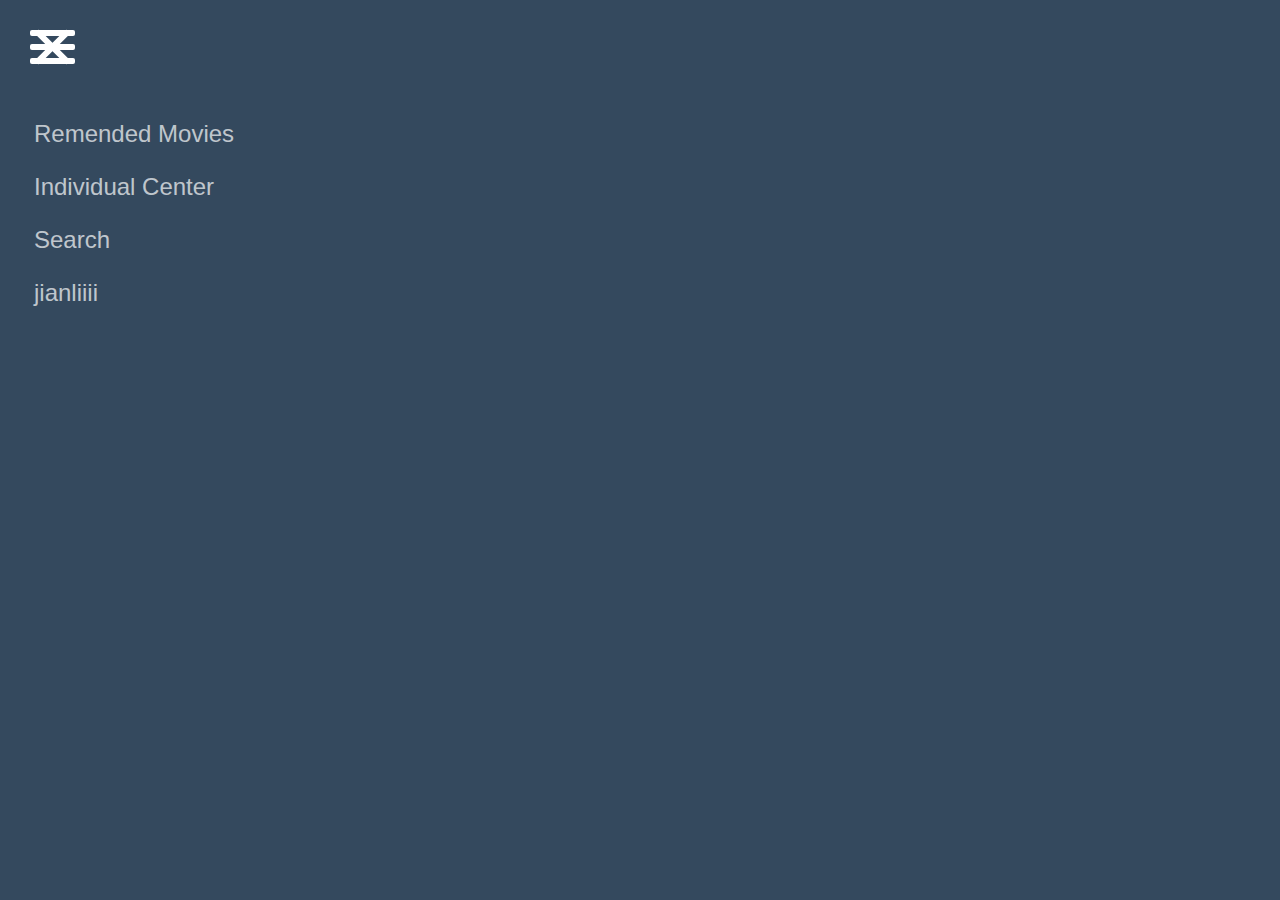
<file: index.html>
<!DOCTYPE html>
<html lang="en">

<head>
  <meta charset="UTF-8">
  <title></title>
  <script src="js/jquery.js"></script>
  <link rel="stylesheet" href="css/home.css">
</head>

<body>
  <div id="paper-back">
    <nav>
      <div class="close"></div>
      <a href="jingxuan.html">Remended Movies</a><a href="me.html">Individual Center</a> <a
        href="sort.html">Search</a><a href="jianli.html">jianliiii</a>
    </nav>
  </div>
  <div id="paper-window">
    <div id="paper-front">
      <!--<div><video src="images/1月24日 (1)(1).mp4" controls autoplay="autoplay" type="video/mp4" width="1750px"></video> -->
    </div>
    <div class="hamburger"><span></span></div>
    <div id="container">
      <section></section>
      <section></section>
      <section></section>
    </div>
  </div>
  </div>
  <script>
    var paperMenu = {
      $window: $('#paper-window'),
      $paperFront: $('#paper-front'),
      $hamburger: $('.hamburger'),
      offset: 1800,
      pageHeight: $('#paper-front').outerHeight(),

      open: function () {
        this.$window.addClass('tilt');
        this.$hamburger.off('click');
        $('#container, .hamburger').on('click', this.close.bind(this));
        this.hamburgerFix(true);
        console.log('opening...');
      },
      close: function () {
        this.$window.removeClass('tilt');
        $('#container, .hamburger').off('click');
        this.$hamburger.on('click', this.open.bind(this));
        this.hamburgerFix(false);
        console.log('closing...');
      },
      updateTransformOrigin: function () {
        scrollTop = this.$window.scrollTop();
        equation = (scrollTop + this.offset) / this.pageHeight * 100;
        this.$paperFront.css('transform-origin', 'center ' + equation + '%');
      },

      hamburgerFix: function (opening) {
        if (opening) {
          $('.hamburger').css({
            position: 'absolute',
            top: this.$window.scrollTop() + 30 + 'px'
          });
        } else {
          setTimeout(function () {
            $('.hamburger').css({
              position: 'fixed',
              top: '30px'
            });
          }, 300);
        }
      },
      bindEvents: function () {
        this.$hamburger.on('click', this.open.bind(this));
        $('.close').on('click', this.close.bind(this));
        this.$window.on('scroll', this.updateTransformOrigin.bind(this));
      },
      init: function () {
        this.bindEvents();
        this.updateTransformOrigin();
      },
    };
    paperMenu.init();


  </script>
</body>

</html>
</file>
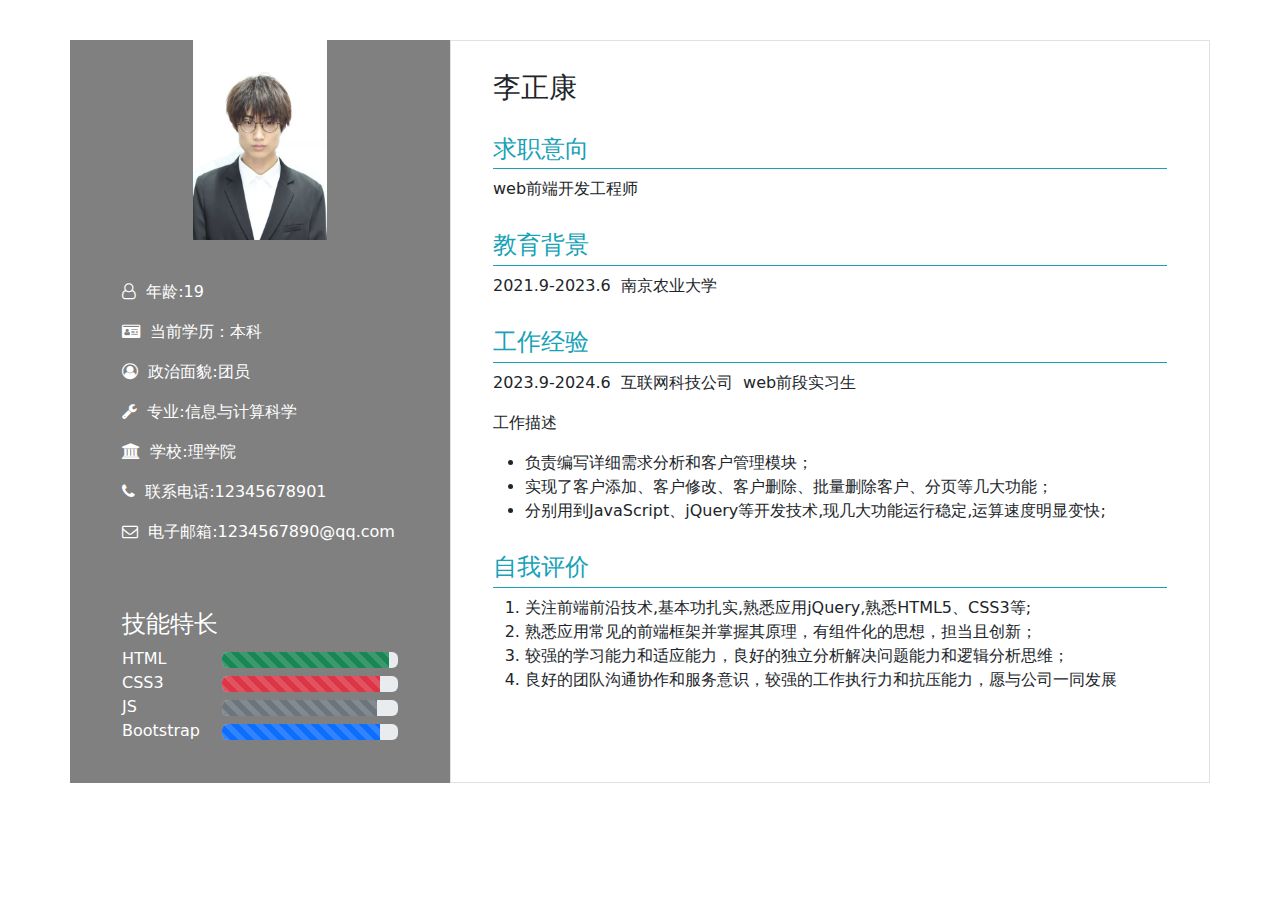
<file: jianli.html>
<!DOCTYPE html>
<html>
 
<head>
	<meta charset="UTF-8">
	<title></title>
	<meta name="viewport"
		content="width=device-width,initial-scale=1,minimum-scale=1,maximum-scale=1,user-scalable=no" />
	<link rel="stylesheet" type="text/css" href="css/bootstrap.css" />
	<link rel="stylesheet" type="text/css" href="css/font-awesome-4.7.0/css/font-awesome.min.css" />
	<style>
		.lbox {
			margin: 30px;
			padding: 10px;
		}
 
		.lbox.row {
			padding: 8px 0px;
		}
 
		.progress {
			margin-top: 5px;
		}
 
		.rbox {
			margin: 30px;
		}
 
		.rbox h4 {
			padding-bottom: 5px;
			color: #17a2b8;
			border-bottom: 1px solid #17a2b8;
		}
        #me{
            height: 200px;
        }
        .col-sm-4{
            background: gray;
        }
	</style>
</head>
 
<body>
	<div style="height:40px;"></div>
	<div class="container">
		<div class="row">
			<div class="col-sm-4 text-white left">
				<div class="lbok">
					<img  id = "me" src="images/微信图片_20221206202010(1).jpg" class="img-fluid d-block m-auto" />
				</div>
				<div class="lbox">
					<p><i class="fa fa-user-o"></i>&nbsp;&nbsp;年龄:19</p>
					<p><i class="fa fa-id-card"></i>&nbsp;&nbsp;当前学历：本科</p>
					<p><i class="fa fa-user-circle-o"></i>&nbsp;&nbsp;政治面貌:团员</p>
					<p><i class="fa fa-wrench"></i>&nbsp;&nbsp;专业:信息与计算科学</p>
					<p><i class="fa fa-university"></i>&nbsp;&nbsp;学校:理学院</p>
					<p><i class="fa fa-phone"></i>&nbsp;&nbsp;联系电话:12345678901</p>
					<p><i class="fa fa-envelope-o"></i>&nbsp;&nbsp;电子邮箱:1234567890@qq.com</p>
				</div>
				<div class="lbox">
					<h4>技能特长</h4>
					<div class="row">
						<div class="col-sm-4">
							<span>HTML</span>
						</div>
						<div class="col-sm-8">
							<div class="progress">
								<div class="progress-bar progress-bar-striped bg-success progress-bar-animated"
									style="width: 95%;">
								</div>
							</div>
						</div>
					</div>
					<div class="row">
						<div class="col-sm-4">
							<span>CSS3</span>
						</div>
						<div class="col-sm-8">
							<div class="progress">
								<div class="progress-bar progress-bar-striped bg-danger progress-bar-animated"
									style="width: 90%;">
								</div>
							</div>
						</div>
					</div>
					<div class="row">
						<div class="col-sm-4">
							<span>JS</span>
						</div>
						<div class="col-sm-8">
							<div class="progress">
								<div class="progress-bar progress-bar-striped bg-secondary progress-bar-animated"
									style="width: 88%;">
								</div>
							</div>
						</div>
					</div>
					<div class="row">
						<div class="col-sm-4">
							<span>Bootstrap</span>
						</div>
						<div class="col-sm-8">
							<div class="progress">
								<div class="progress-bar progress-bar-striped bg-primary progress-bar-animated"
									style="width: 90%;">
								</div>
							</div>
						</div>
					</div>
				</div>
			</div>
			<div class="col-sm-8 border right">
				<div class="rbox">
					<h3>李正康</h3>
				</div>
				<div class="rbox">
					<h4>求职意向</h4>
					<p>web前端开发工程师</p>
				</div>
				<div class="rbox">
					<h4>教育背景</h4>
					<p>2021.9-2023.6&nbsp;&nbsp;南京农业大学</p>
				</div>
				<div class="rbox">
					<h4>工作经验</h4>
					<p>2023.9-2024.6&nbsp;&nbsp;互联网科技公司&nbsp;&nbsp;web前段实习生</p>
					<p></p>
					<p>工作描述</p>
					<ul>
						<li>负责编写详细需求分析和客户管理模块；</li>
						<li>实现了客户添加、客户修改、客户删除、批量删除客户、分页等几大功能；</li>
						<li>分别用到JavaScript、jQuery等开发技术,现几大功能运行稳定,运算速度明显变快;</li>
					</ul>
				</div>
				<div class="rbox">
					<h4>自我评价</h4>
					<ol>
						<li>关注前端前沿技术,基本功扎实,熟悉应用jQuery,熟悉HTML5、CSS3等;</li>
						<li>熟悉应用常见的前端框架并掌握其原理，有组件化的思想，担当且创新；</li>
						<li>较强的学习能力和适应能力，良好的独立分析解决问题能力和逻辑分析思维；</li>
						<li>良好的团队沟通协作和服务意识，较强的工作执行力和抗压能力，愿与公司一同发展</li>
					</ol>
				</div>
			</div>
		</div>
	</div>
</body>
 
</html>
</file>
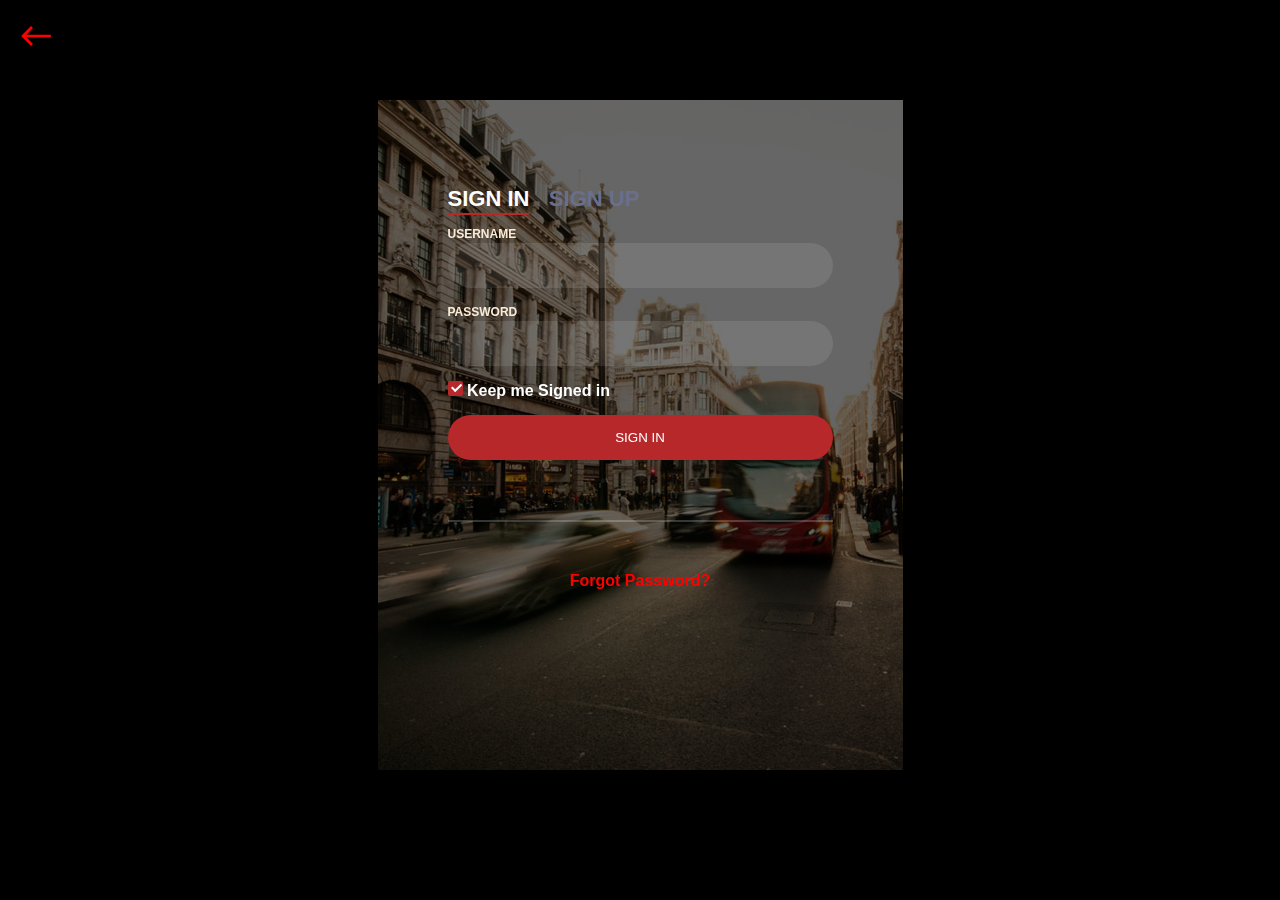
<file: me.html>
<!doctype html>
<html lang="zh">
<head>
	<meta charset="UTF-8">
	<meta http-equiv="X-UA-Compatible" content="IE=edge,chrome=1"> 
	<meta name="viewport" content="width=device-width, initial-scale=1.0">
	<title></title>
	<link rel="stylesheet" href="css/me.css">
</head>
<body>
	<svg class="hidden">
        <defs>
            <symbol id="icon-arrow" viewBox="0 0 24 24">
                <polygon points="6.3,12.8 20.9,12.8 20.9,11.2 6.3,11.2 10.2,7.2 9,6 3.1,12 9,18 10.2,16.8 "/>
            </symbol>
        </defs>
    </svg>
	<div class="codrops-links">
		<a class="codrops-icon codrops-icon--prev" href="index.html"><svg class="icon icon--arrow"><use xlink:href="#icon-arrow"></use></svg></a>
</div>
	<div class="htmleaf-container">
		<div class="login-wrap">
			<div class="login-html">
				<input id="tab-1" type="radio" name="tab" class="sign-in" checked><label for="tab-1" class="tab">Sign In</label>
				<input id="tab-2" type="radio" name="tab" class="sign-up"><label for="tab-2" class="tab">Sign Up</label>
				<div class="login-form">
					<div class="sign-in-htm">
						<div class="group">
							<label for="user" class="label">Username</label>
							<input id="user" type="text" class="input">
						</div>
						<div class="group">
							<label for="pass" class="label">Password</label>
							<input id="pass" type="password" class="input" data-type="password">
						</div>
						<div class="group">
							<input id="check" type="checkbox" class="check" checked>
							<label for="check"><span class="icon"></span> Keep me Signed in</label>
						</div>
						<div class="group">
							<a href="meme.html"><input type="submit" class="button" value="Sign In"></a>
						</div>
						<div class="hr"></div>
						<div class="foot-lnk">
							<a href="#forgot">Forgot Password?</a>
						</div>
					</div>
					<div class="sign-up-htm">
						<div class="group">
							<label for="user" class="label">Username</label>
							<input id="user" type="text" class="input">
						</div>
						<div class="group">
							<label for="pass" class="label">Password</label>
							<input id="pass" type="password" class="input" data-type="password">
						</div>
						<div class="group">
							<label for="pass" class="label">Repeat Password</label>
							<input id="pass" type="password" class="input" data-type="password">
						</div>
						<div class="group">
							<label for="pass" class="label">Email Address</label>
							<input id="pass" type="text" class="input">
						</div>
						<div class="group">
							<input type="submit" class="button" value="Sign Up">
						</div>
						<div class="hr"></div>
						<div class="foot-lnk">
							<label for="tab-1">Already Member?</a>
						</div>
					</div>
				</div>
			</div>
		</div>
	</div>
	
</body>
</html>
</file>
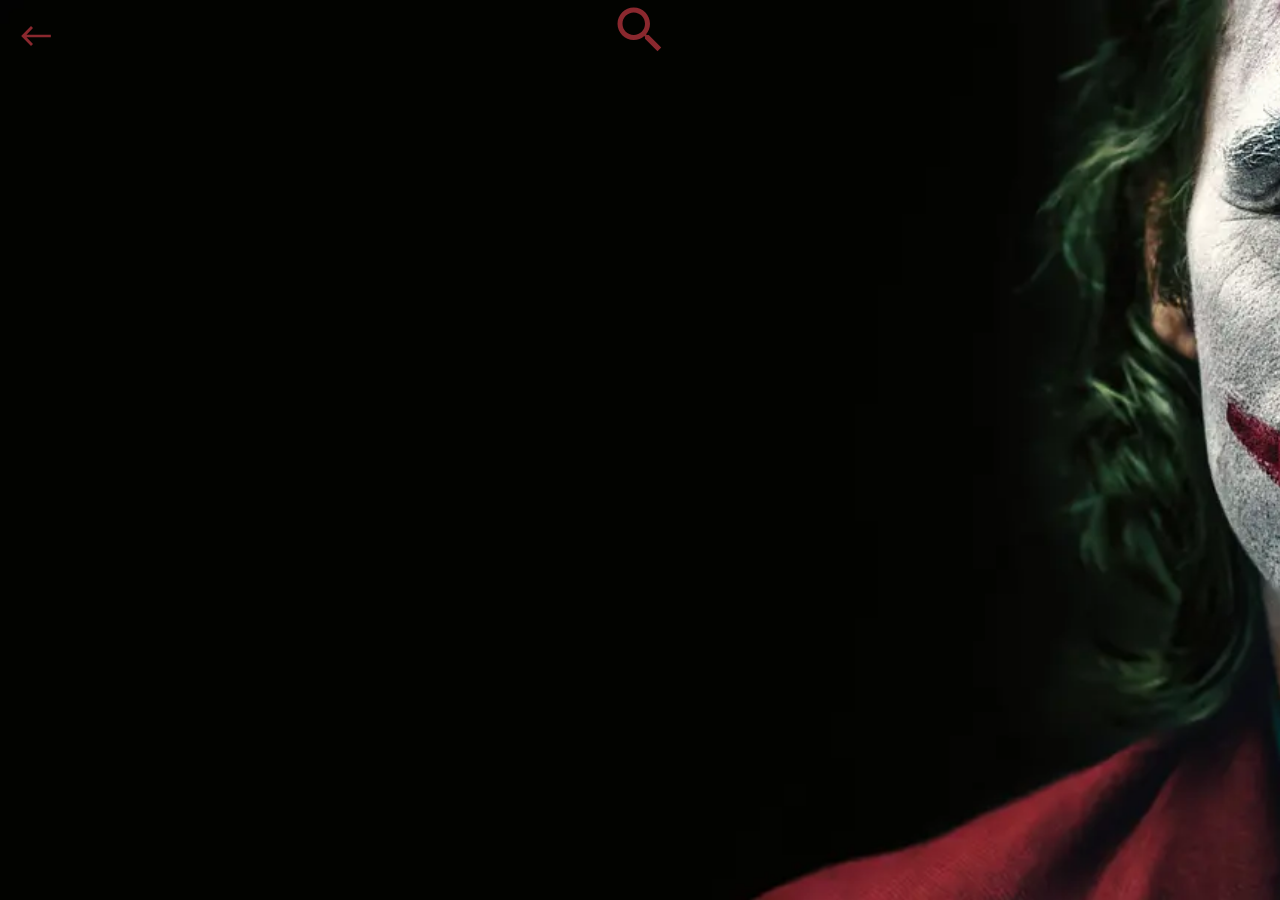
<file: sort.html>
<!DOCTYPE html>
<html lang="en" class="no-js">
	<head>
		<meta charset="UTF-8" />
		<meta http-equiv="X-UA-Compatible" content="IE=edge">
		<meta name="viewport" content="width=device-width, initial-scale=1">
		<title></title>
		<link href="https://fonts.googleapis.com/css?family=Inconsolata:400,700" rel="stylesheet">
        <link rel="stylesheet" href="css/sort.css">
		<script>document.documentElement.className = 'js';</script>
	</head>
	<body class="demo-3">
		<svg class="hidden">
			<defs>
                <symbol id="icon-arrow" viewBox="0 0 24 24">
					<title>arrow</title>
					<polygon points="6.3,12.8 20.9,12.8 20.9,11.2 6.3,11.2 10.2,7.2 9,6 3.1,12 9,18 10.2,16.8 "/>
				</symbol>
				<symbol id="icon-search" viewBox="0 0 24 24">
					<title>search</title>
					<path d="M15.5 14h-.79l-.28-.27C15.41 12.59 16 11.11 16 9.5 16 5.91 13.09 3 9.5 3S3 5.91 3 9.5 5.91 16 9.5 16c1.61 0 3.09-.59 4.23-1.57l.27.28v.79l5 4.99L20.49 19l-4.99-5zm-6 0C7.01 14 5 11.99 5 9.5S7.01 5 9.5 5 14 7.01 14 9.5 11.99 14 9.5 14z"/>
				</symbol>
				<symbol id="icon-cross" viewBox="0 0 24 24">
					<title>cross</title>
					<path d="M19 6.41L17.59 5 12 10.59 6.41 5 5 6.41 10.59 12 5 17.59 6.41 19 12 13.41 17.59 19 19 17.59 13.41 12z"/>
				</symbol>
			</defs>
		</svg>
		<main class="main-wrap">
            <div class="codrops-links">
					<a class="codrops-icon codrops-icon--prev" href="index.html"><svg class="icon icon--arrow"><use xlink:href="#icon-arrow"></use></svg></a>
				</div>
				<div class="search-wrap">
					<button id="btn-search" class="btn btn--search"><svg class="icon icon--search"><use xlink:href="#icon-search"></use></svg></button>
				</div>
		</main>
		<div class="search">
			<button id="btn-search-close" class="btn btn--search-close" aria-label="Close search form"><svg class="icon icon--cross"><use xlink:href="#icon-cross"></use></svg></button>
			<form class="search__form" action="">
				<input class="search__input" name="search" type="search" placeholder="Search" autocomplete="off" autocorrect="off" autocapitalize="off" spellcheck="false" />
				<span class="search__info">Hit enter to search or ESC to close</span>
			</form>
		</div>
		<script src="js/sort.js"></script>
	</body>
</html>
</file>
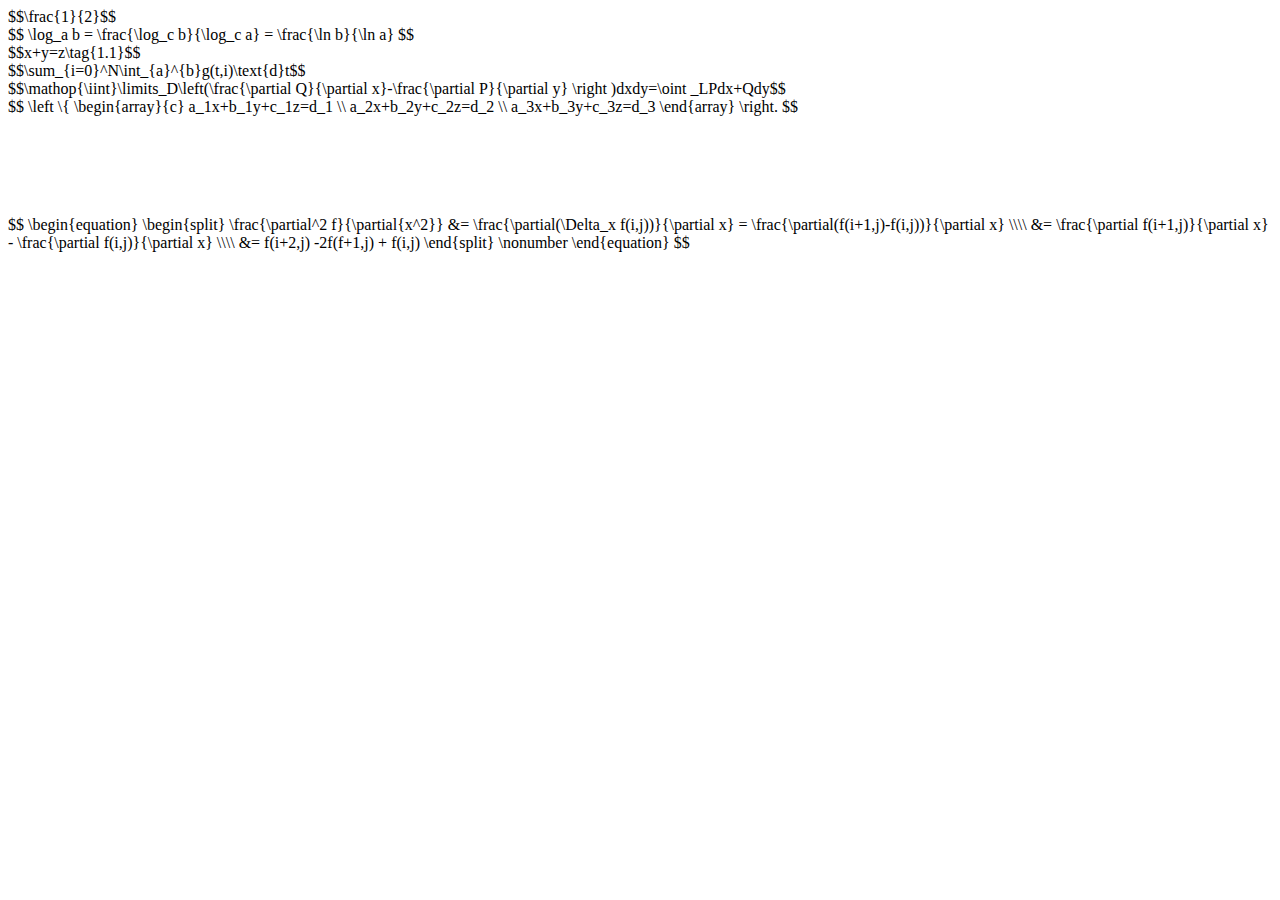
<file: 公式排版/shuxuegongshi.html>
<!doctype html>
<html>
<head>
<meta charset="utf-8">
<title>无标题文档</title>
</head>

<body>
<div id="pop">
$$\frac{1}{2}$$
</div>
<div>$$ \log_a b = \frac{\log_c b}{\log_c a} = \frac{\ln b}{\ln a} $$</div>
 <div>
$$x+y=z\tag{1.1}$$
    </div>
<div>
$$\sum_{i=0}^N\int_{a}^{b}g(t,i)\text{d}t$$
</div>
<div>$$\mathop{\iint}\limits_D\left(\frac{\partial Q}{\partial x}-\frac{\partial P}{\partial y} \right )dxdy=\oint _LPdx+Qdy$$</div>
    
<div>
    $$
\left \{ 
\begin{array}{c}
a_1x+b_1y+c_1z=d_1 \\ 
a_2x+b_2y+c_2z=d_2 \\ 
a_3x+b_3y+c_3z=d_3
\end{array}
\right. 
$$
</div>
<div style="height: 100px;"></div>
<div>
    $$
\begin{equation}
\begin{split}
\frac{\partial^2 f}{\partial{x^2}} &= \frac{\partial(\Delta_x f(i,j))}{\partial x} = \frac{\partial(f(i+1,j)-f(i,j))}{\partial x} \\\\
&= \frac{\partial f(i+1,j)}{\partial x} - \frac{\partial f(i,j)}{\partial x} \\\\
&= f(i+2,j) -2f(f+1,j) + f(i,j)
\end{split}
\nonumber
\end{equation}
$$
</div>
<script type="text/javascript"
src="http://cdn.mathjax.org/mathjax/latest/MathJax.js?config=TeX-AMS-MML_HTMLorMML">
</script>
<script type="text/x-mathjax-config">
MathJax.Hub.Config({
tex2jax: {inlineMath: [['$','$'], ['\(','\)']]}
});
</script>
</body>
</html>
</file>
<file: css/home.css>
@charset "utf-8";
/* CSS Document */
body {
    font-family: 'Architects Daughter', sans-serif;
    margin: 0;
    padding: 0;
    overflow-y: hidden;
}
#paper-back {
    width: 100%;
    height: 100vh;
    background: #34495e;
    position: fixed;
    top: 0;
    left: 0;
}
#paper-back nav {
    padding: 120px 34px;
}
#paper-back nav a {
    display: block;
    margin-bottom: 25px;
    text-decoration: none;
    color: rgba(255, 255, 255, 0.7);
    font-size: 24px;
}
#paper-window {
    height: 100vh;
    width: 100vw;
    position: relative;
    overflow-x: hidden;
    overflow-y: hidden;
    z-index: 2;
}
#paper-window.tilt {
    overflow: hidden;
    pointer-events: none;
}
#paper-window.tilt #paper-front {
    transform: rotate(10deg) translateZ(0);
}
#paper-front {
    pointer-events: auto;
    position: relative;
    z-index: 3;
    background: #000000;
    transition: all 0.3s ease;
    background-repeat: no-repeat;
}
#container section {
    height: 640px;
    text-align: center;
}
/*菜单盒子样式*/
.hamburger {
    position: fixed;
    z-index: 4;
    top: 30px;
    left: 30px;
    width: 45px;
    height: 34px;
    cursor: pointer;
    user-select: none;
}
.hamburger span {
    position: relative;
}

.hamburger span, .hamburger span:before, .hamburger span:after {
    display: block;
    width: 45px;
    height: 6px;
    background-color: #fff;
    border-radius: 2px;
}
.hamburger span:before, .hamburger span:after {
    content: '';
    position: absolute;
}
.hamburger span:before {
    bottom: -14px;
}
.hamburger span:after {
    bottom: -28px;
}
.close {
    position: fixed;
    top: 30px;
    left: 30px;
    width: 45px;
    height: 34px;
    cursor: pointer;
}
.close:before, .close:after {
    content: '';
    position: absolute;
    display: block;
    width: 45px;
    height: 6px;
    top: 50%;
    background-color: white;
    border-radius: 2px;
}
.close:before {
    transform: translateY(-50%) rotate(45deg);
}
.close:after {
    transform: translateY(-50%) rotate(-45deg);
}
</file>
<file: css/me.css>
body {
  margin: 0;
  color: #6a6f8c;
  background: black;
  font: 600 16px/18px 'Open Sans', sans-serif;
}
*, :after, :before {
  box-sizing: border-box
}
.clearfix:after, .clearfix:before {
  content: '';
  display: table
}
.clearfix:after {
  clear: both;
  display: block
}
a,
.btn {
	text-decoration: none;
	color:red;
	outline: none;
}

.hidden {
	position: absolute;
	overflow: hidden;
	width: 0;
	height: 0;
	pointer-events: none;
}



.icon {
	display: block;
	width: 2.5em;
	height: 2.5em;
	margin: 0 auto;
	fill: currentColor;
}



.codrops-icon {
    position: absolute;
    top: 0;
    left: 0px;
	display: inline-block;
	margin: 0.5em;
	padding: 0.5em;
}
.login-wrap {
  width: 100%;
  margin: auto;
  max-width: 525px;
  min-height: 670px;
  position: relative;
  margin-top: 100px;
  background:url("../images/bg.jpg") no-repeat center;
}
.login-html {
  width: 100%;
  height: 100%;
  position: absolute;
  padding: 90px 70px 50px 70px;
  background: rgba(0,0,0,.6) ;
}
.login-html .sign-in-htm, .login-html .sign-up-htm {
  top: 0;
  left: 0;
  right: 0;
  bottom: 0;
  position: absolute;
  transform: rotateY(180deg);
  backface-visibility: hidden;
  transition: all .4s linear;
}
.login-html .sign-in, .login-html .sign-up, .login-form .group .check {
  display: none;
}
.login-html .tab, .login-form .group .label, .login-form .group .button {
  text-transform: uppercase;
}
.login-html .tab {
  font-size: 22px;
  margin-right: 15px;
  padding-bottom: 5px;
  margin: 0 15px 10px 0;
  display: inline-block;
  border-bottom: 2px solid transparent;
}
.login-html .sign-in:checked + .tab, .login-html .sign-up:checked + .tab {
  color: #FFFFFF;
  border-color: #B7282B;
}
.login-form {
  min-height: 345px;
  position: relative;
  perspective: 1000px;
  transform-style: preserve-3d;
}
.login-form .group {
  margin-bottom: 15px;
}
.login-form .group .label, .login-form .group .input, .login-form .group .button {
  width: 100%;
  color: #fff;
  display: block;
}
.login-form .group .input, .login-form .group .button {
  border: none;
  padding: 15px 20px;
  border-radius: 25px;
  background: rgba(255, 255, 255, .1);
}
.login-form .group input[data-type="password"] {
  text-security: circle;
}
.login-form .group .label {
  color: antiquewhite;
  font-size: 12px;
}
.login-form .group .button {
  background: #B7282B;
}
.login-form .group label .icon {
  width: 15px;
  height: 15px;
  border-radius: 2px;
  position: relative;
  display: inline-block;
  background: rgba(255, 255, 255, .1);
}
.login-form .group label .icon:before, .login-form .group label .icon:after {
  content: '';
  width: 10px;
  height: 2px;
  background: #fff;
  position: absolute;
  transition: all .2s ease-in-out 0s;
}
.login-form .group label .icon:before {
  left: 3px;
  width: 5px;
  bottom: 6px;
  transform: scale(0) rotate(0);
}
.login-form .group label .icon:after {
  top: 6px;
  right: 0;
  transform: scale(0) rotate(0);
}
.login-form .group .check:checked + label {
  color: #fff;
}
.login-form .group .check:checked + label .icon {
  background: #B7282B;
}
.login-form .group .check:checked + label .icon:before {
  transform: scale(1) rotate(45deg);
}
.login-form .group .check:checked + label .icon:after {
  transform: scale(1) rotate(-45deg);
}
.login-html .sign-in:checked + .tab + .sign-up + .tab + .login-form .sign-in-htm {
  transform: rotate(0);
}
.login-html .sign-up:checked + .tab + .login-form .sign-up-htm {
  transform: rotate(0);
}
.hr {
  height: 2px;
  margin: 60px 0 50px 0;
  background: rgba(255, 255, 255, .2);
}
.foot-lnk {
  text-align: center;
}
</file>
<file: css/sort.css>
@charset "utf-8";
/* CSS Document */

*,
*::after,
*::before {
	box-sizing: border-box;
}

body {
	font-family: 'Inconsolata', 'Monaco', monospace;
	overflow: hidden;
	margin: 0;
	color: #a0a2ae;
	background: #282b2f;
	-webkit-font-smoothing: antialiased;
	-moz-osx-font-smoothing: grayscale;
}
.main-wrap {
	position: relative;
	display: flex;
	flex-direction: column;
	align-items: center;
	width: 100%;
	height: 100vh;
	background-image: url("../images/p2570628123.webp");
    background-size: cover;
}


/* Buttons */

.btn {
	margin: 0;
	padding: 0;
	cursor: pointer;
	border: none;
	background: none;
}

.btn:focus {
	outline: none;
}

.btn--search {
	font-size: 1.5em;
}

.btn--hidden {
	pointer-events: none;
	opacity: 0;
}


/* Reset Search Input */

.search__input {
	border: 0;
	background: transparent;
	border-radius: 0;
	-webkit-appearance: none;
}

.search__input:focus {
	outline: none;
}


/* Links */

a,
.btn {
	text-decoration: none;
	color: rgba(138,40,46,1.00);
	outline: none;
}

.hidden {
	position: absolute;
	overflow: hidden;
	width: 0;
	height: 0;
	pointer-events: none;
}


/* Icons */

.icon {
	display: block;
	width: 2.5em;
	height: 2.5em;
	margin: 0 auto;
	fill: currentColor;
}



.codrops-icon {
    position: absolute;
    left: 0px;
	display: inline-block;
	margin: 0.5em;
	padding: 0.5em;
}

/* Layout for search container */
.search {
	display: flex;
	flex-direction: column;
	justify-content: center;
	align-items: center;
	text-align: center;
}

.js .search {
	position: fixed;
	z-index: 1000;
	top: 0;
	left: 0;
	overflow: hidden;
	width: 100%;
	height: 50vh;
}

.btn--search-close {
	font-size: 2em;
	position: absolute;
	top: 1.25em;
	right: 1.25em;
	display: none;
}

.js .btn--search-close {
	display: block;
}

.search__form {
	margin: 5em 0;
}

.search__input {
	font-family: inherit;
	font-size: 7vw;
	line-height: 1;
	display: inline-block;
	box-sizing: border-box;
	width: 75%;
	max-width: 900px;
	padding: 0 0 0.1em 0;
	color: #ffefb9;
	border-bottom: 4px solid;
}

.search__input::-webkit-input-placeholder {
	opacity: 0.1;
	/* WebKit, Blink, Edge */
	color: #fff;
}

.search__input::-moz-placeholder {
	opacity: 0.1;
	/* Mozilla Firefox 19+ */
	color: #fff;
}

.search__input:-ms-input-placeholder {
	opacity: 0.1;
	/* Internet Explorer 10-11 */
	color: #fff;
}

.search__input::-webkit-search-cancel-button,
.search__input::-webkit-search-decoration {
	-webkit-appearance: none;
}

.search__input::-ms-clear {
	display: none;
}

.search__info {
	font-size: 90%;
	font-weight: bold;
	display: block;
	width: 75%;
	margin: 0 auto;
	padding: 0.85em 0;
	text-align: right;
}

/************************/
/* Transitions 			*/
/************************/

.js .main-wrap {
	transform: perspective(1000px);
	transition: transform 0.6s;
	transition-timing-function: cubic-bezier(0.2,1,0.3,1);
}

.js .main-wrap--move {
	transform: perspective(1000px) translate3d(0,50vh,0) rotate3d(1,0,0,30deg);
}

.js .search {
	pointer-events: none;
	opacity: 0;
	transition: opacity 0.6s;
}

.js .search--open {
	pointer-events: auto;
	opacity: 1;
}

/* Close button */
.btn--search-close {
	opacity: 0;
	transform: scale3d(0.8, 0.8, 1);
	transition: opacity 0.6s, transform 0.6s;
	transition-timing-function: cubic-bezier(0.2,1,0.3,1);
}

.search--open .btn--search-close {
	opacity: 1;
	transform: scale3d(1, 1, 1);
}

/* Search form with input and description */
.js .search__form {
	opacity: 0;
	transform: scale3d(0.7, 0.7, 1);
	transition: opacity 0.6s, transform 0.6s;
	transition-timing-function: cubic-bezier(0.2,1,0.3,1);
}

.js .search--open .search__form {
	opacity: 1;
	transform: scale3d(1, 1, 1);
}

@media screen and (max-width: 40em) {
	.btn--search-close {
		font-size: 1.25em;
	}
}
</file>
